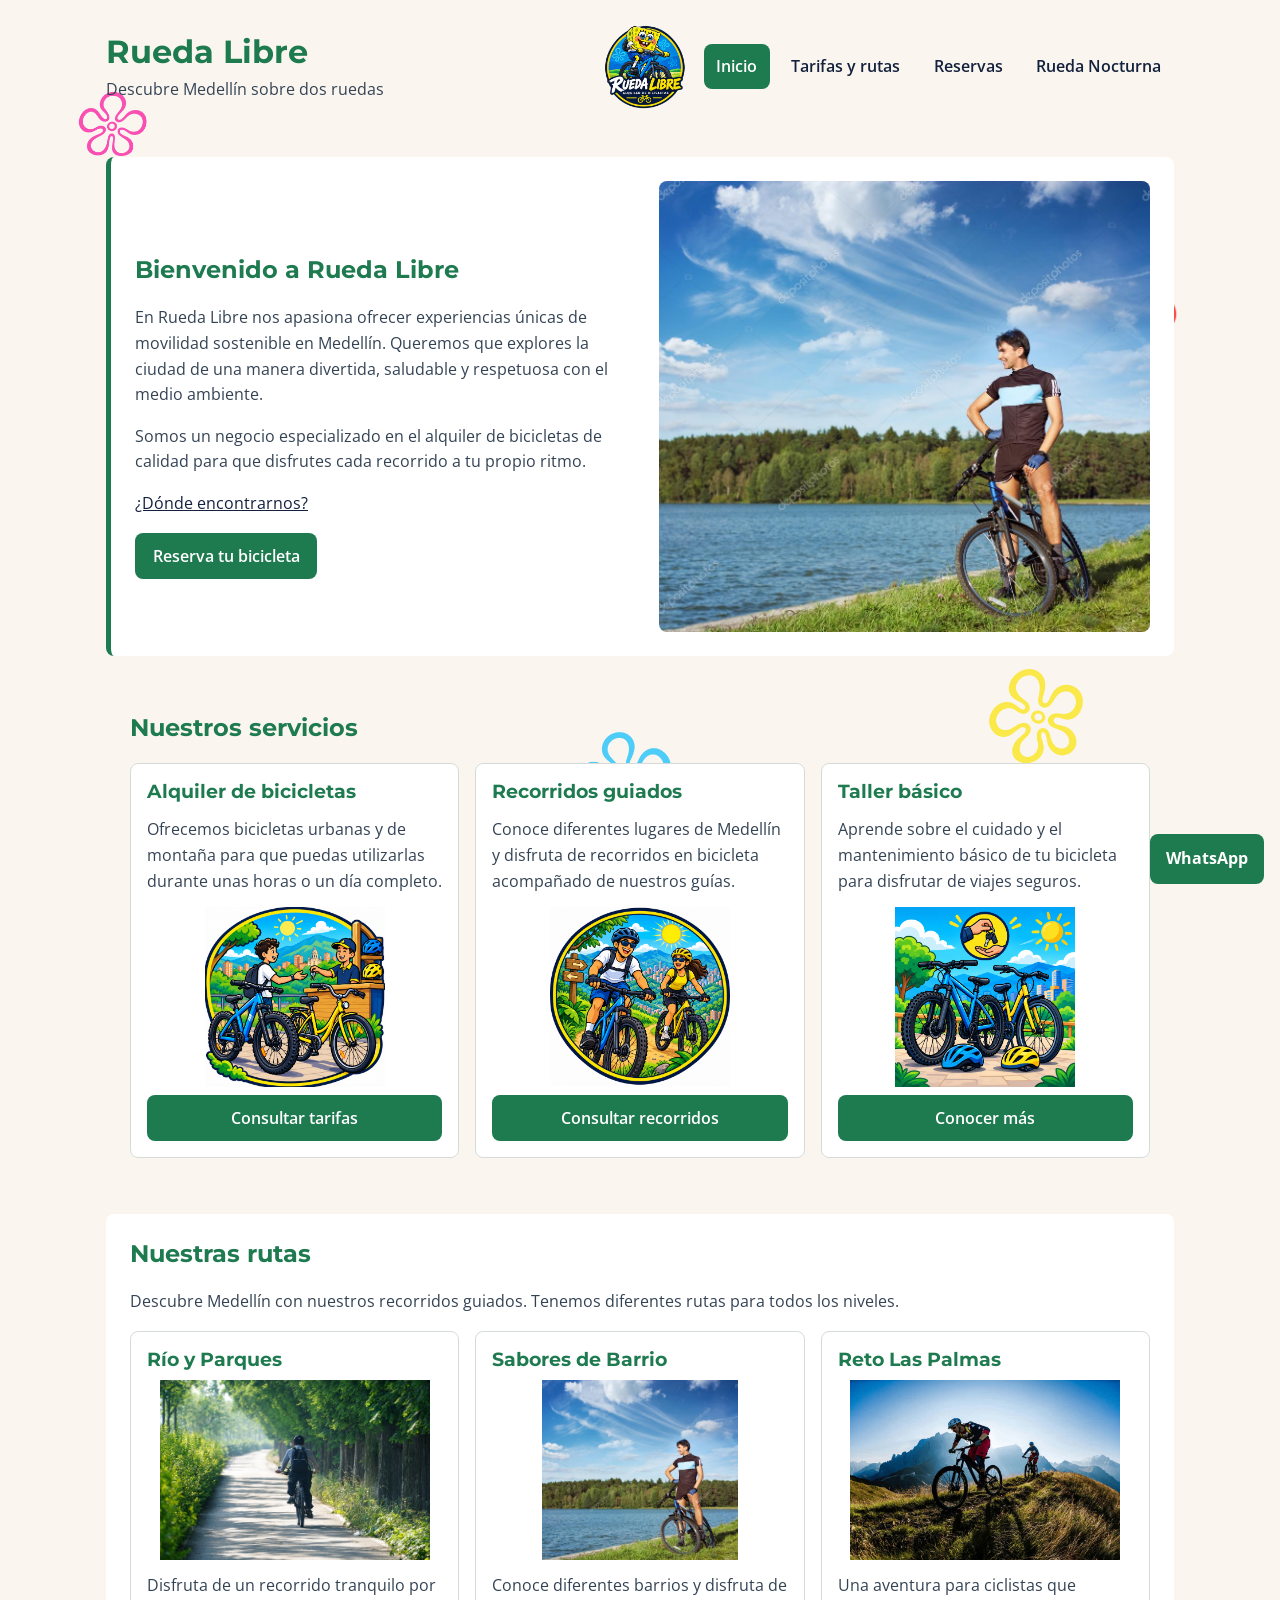
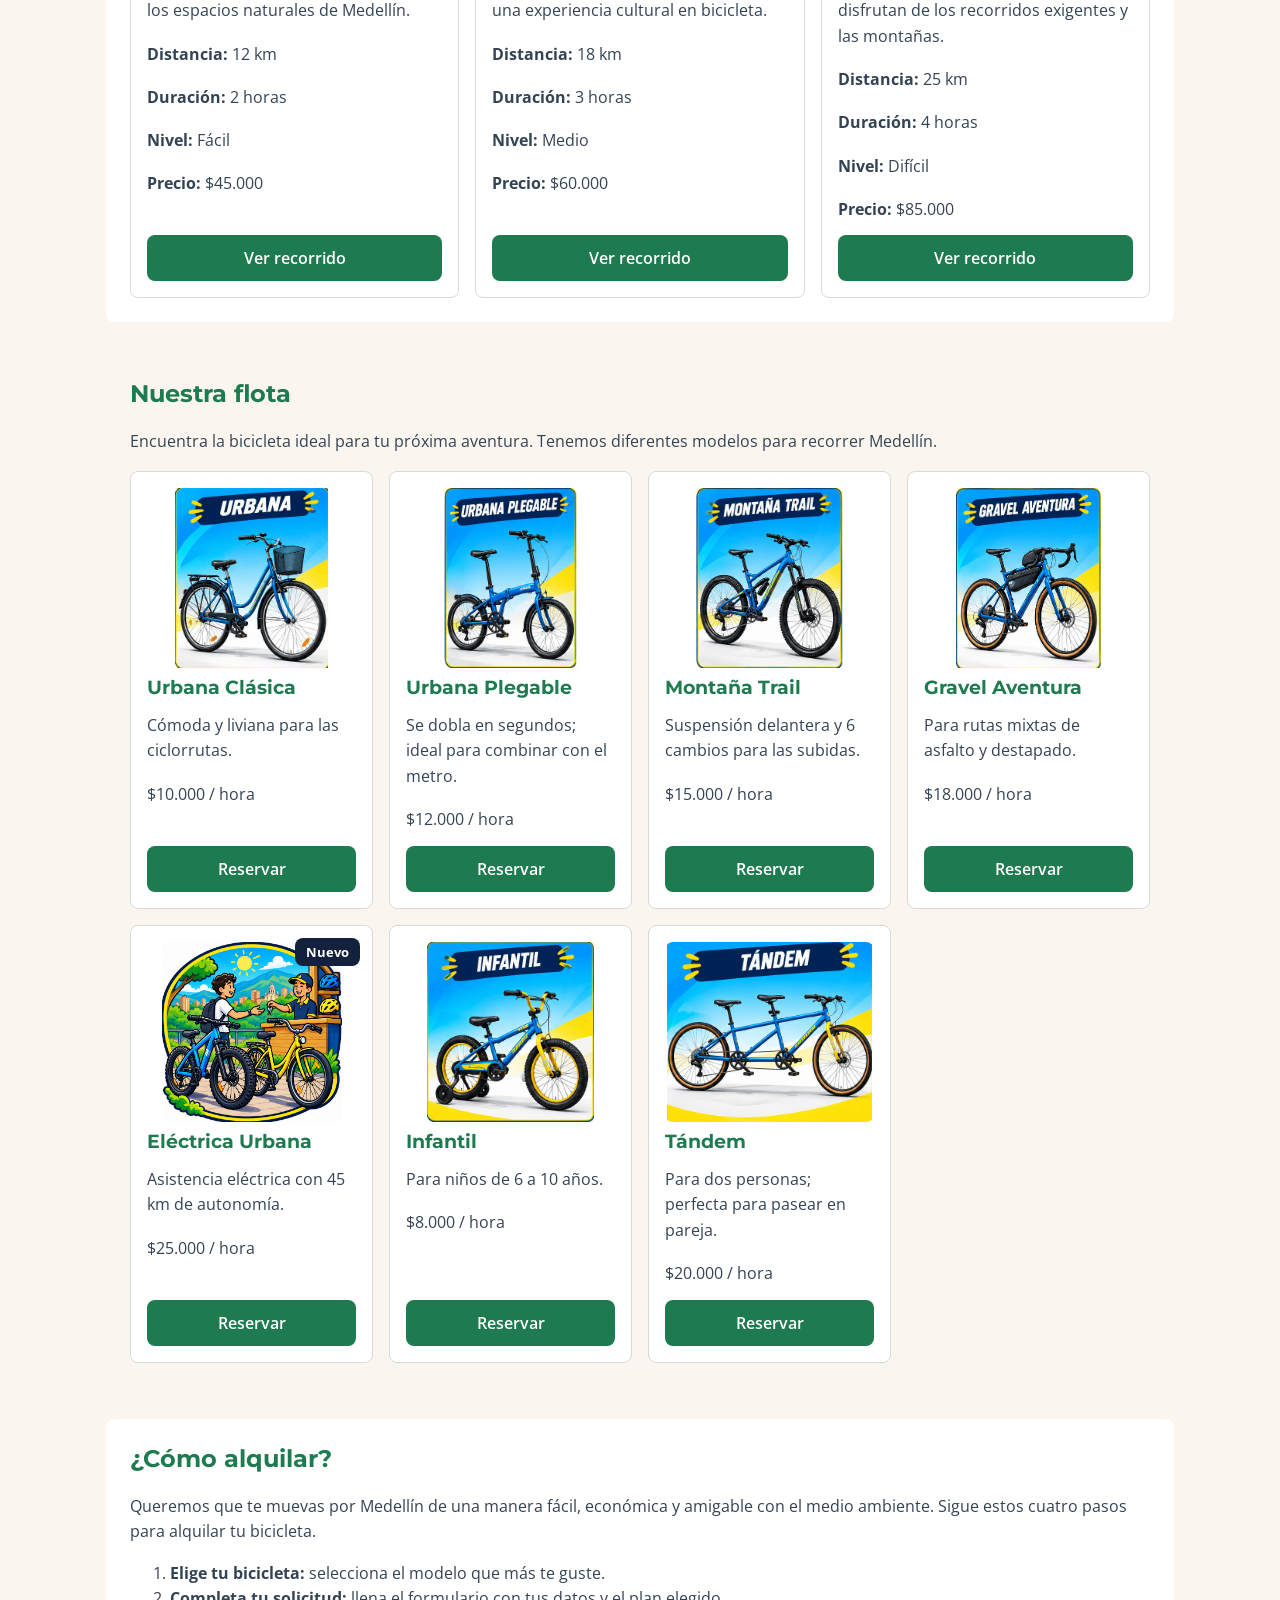
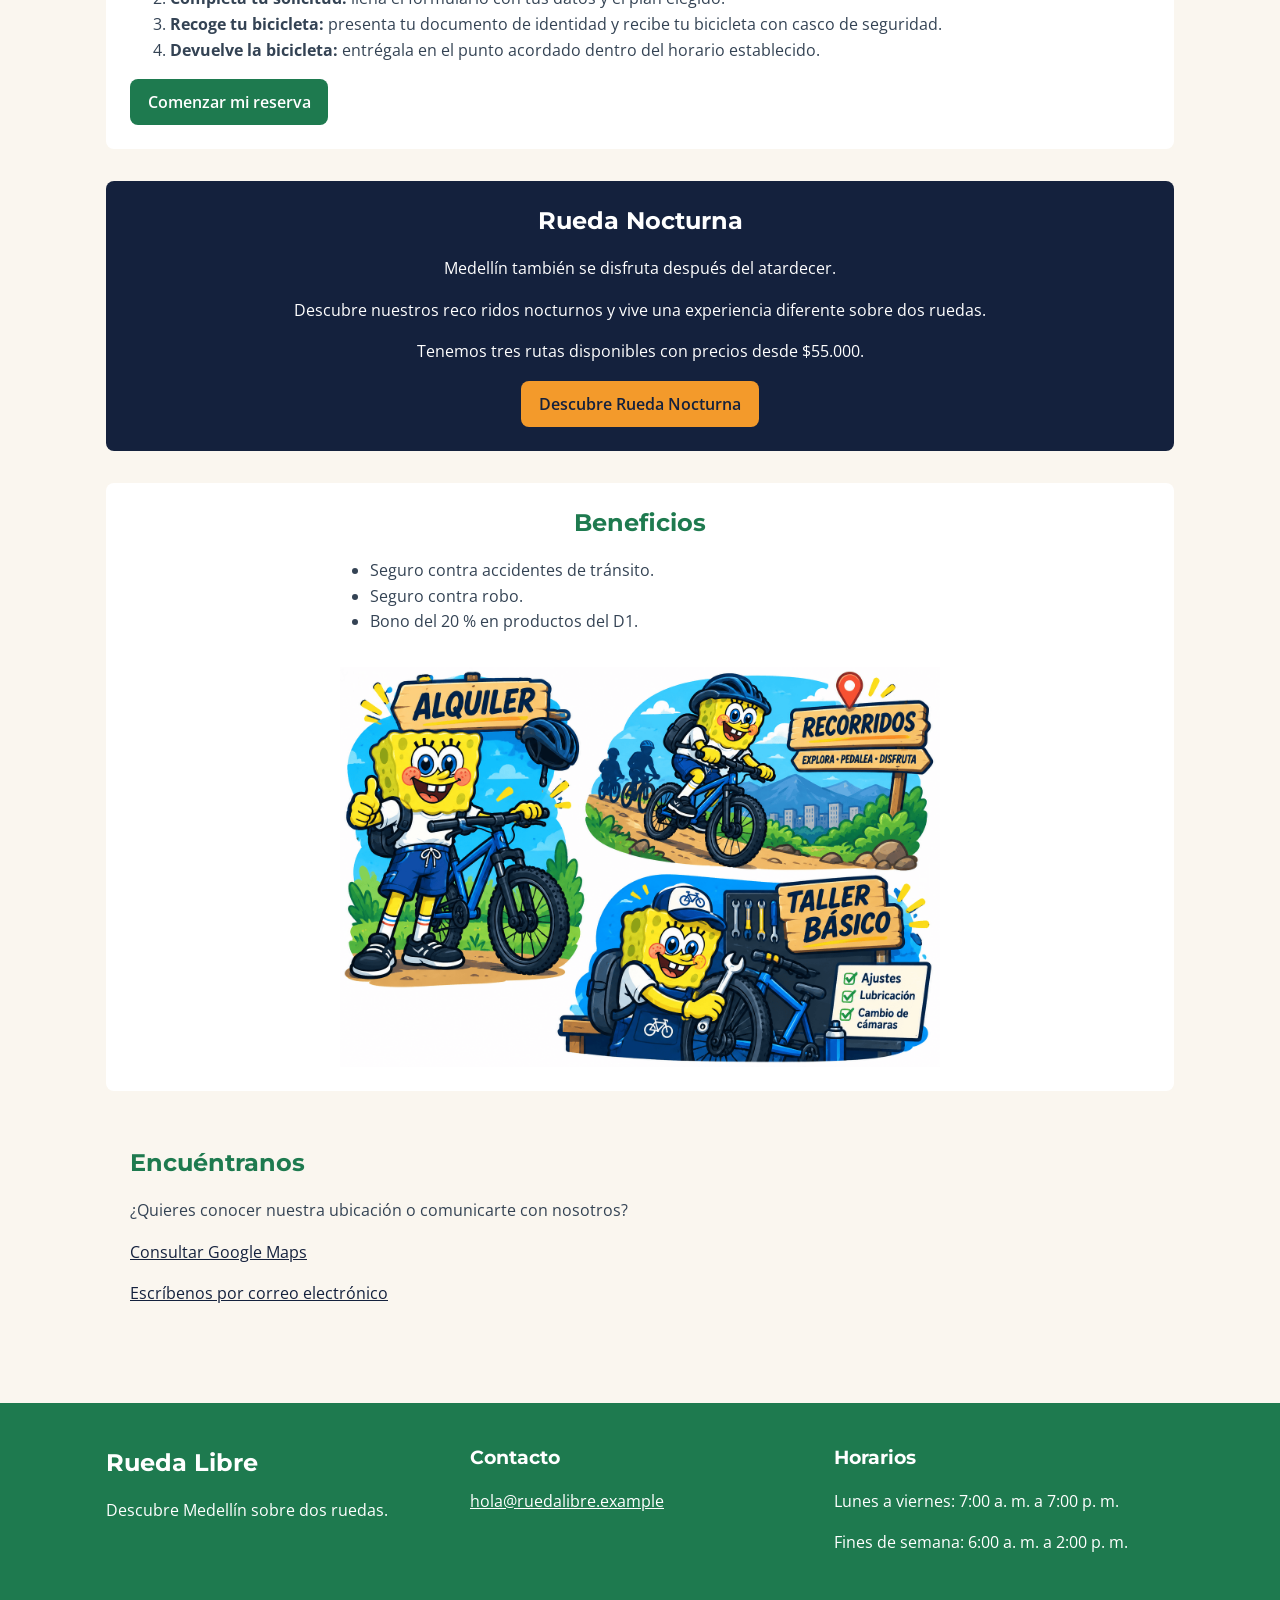
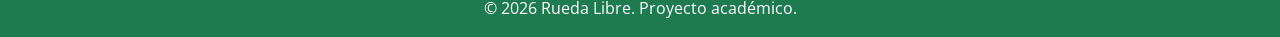
<file: index.html>
<!DOCTYPE html>
<html lang="es">

<head>
    <meta charset="UTF-8">
    <meta name="viewport" content="width=device-width, initial-scale=1.0">

    <title>Rueda Libre | Alquiler de bicicletas en Medellín</title>

    <meta name="description"
        content="Alquiler de bicicletas y recorridos guiados en Medellín con Rueda Libre.">

    <link rel="stylesheet" href="css/styles.css">

    <link rel="preconnect" href="https://fonts.googleapis.com">
    <link rel="preconnect" href="https://fonts.gstatic.com" crossorigin>
    <link
        href="https://fonts.googleapis.com/css2?family=Montserrat:wght@700&family=Open+Sans:wght@400;600&display=swap"
        rel="stylesheet">
</head>

<body>

    <div class="particles" aria-hidden="true">
        <img class="flower flower-1" src="img/decorative-flower-1.png" alt="Flor decorativa del fondo">
        <img class="flower flower-2" src="img/decorative-flower-2.png" alt="Flor decorativa del fondo">
        <img class="flower flower-3" src="img/decorative-flower-3.png" alt="Flor decorativa del fondo">
        <img class="flower flower-4" src="img/decorative-flower-4.png" alt="Flor decorativa del fondo">
        <img class="flower flower-5" src="img/decorative-flower-5.png" alt="Flor decorativa del fondo">
    </div>

    <header class="site-header">

        <div class="brand">
            <h1>Rueda Libre</h1>
            <p>Descubre Medellín sobre dos ruedas</p>
        </div>

        <img class="brand-logo"
            src="img/rueda-libre-logo.png"
            alt="Logo de Rueda Libre">

        <nav aria-label="Navegación principal">
            <ul id="main-menu">
                <li>
                    <a href="index.html" class="active" aria-current="page">
                        Inicio
                    </a>
                </li>
                <li>
                    <a href="paginas/tarifas.html">
                        Tarifas y rutas
                    </a>
                </li>
                <li>
                    <a href="paginas/reservas.html">
                        Reservas
                    </a>
                </li>
                <li>
                    <a href="nocturna/index.html">
                        Rueda Nocturna
                    </a>
                </li>
            </ul>
        </nav>

    </header>

    <main>

        <section class="hero">

            <div>
                <h2>Bienvenido a Rueda Libre</h2>

                <p>
                    En Rueda Libre nos apasiona ofrecer experiencias
                    únicas de movilidad sostenible en Medellín.
                    Queremos que explores la ciudad de una manera
                    divertida, saludable y respetuosa con el medio ambiente.
                </p>

                <p>
                    Somos un negocio especializado en el alquiler de
                    bicicletas de calidad para que disfrutes cada
                    recorrido a tu propio ritmo.
                </p>

                <p>
                    <a href="#find-us">
                        ¿Dónde encontrarnos?
                    </a>
                </p>

                <a href="paginas/reservas.html" class="button">
                    Reserva tu bicicleta
                </a>
            </div>

            <div>
                <img src="img/cycling-landscape.jpg" width="600"
                    alt="Ciclista junto a un lago durante un recorrido">
            </div>

        </section>

        <section id="services">

            <h2>Nuestros servicios</h2>

            <div class="services-grid">

                <article class="service-card">

                    <h3>Alquiler de bicicletas</h3>

                    <p>
                        Ofrecemos bicicletas urbanas y de montaña
                        para que puedas utilizarlas durante unas
                        horas o un día completo.
                    </p>

                    <img src="img/bicycle-rental.png"
                        alt="Bicicleta disponible para alquiler">

                    <a href="paginas/tarifas.html" class="button">
                        Consultar tarifas
                    </a>

                </article>

                <article class="service-card">

                    <h3>Recorridos guiados</h3>

                    <p>
                        Conoce diferentes lugares de Medellín y disfruta
                        de recorridos en bicicleta acompañado de nuestros guías.
                    </p>

                    <img src="img/guided-bike-tour.png"
                        alt="Persona disfrutando un recorrido en bicicleta">

                    <a href="paginas/tarifas.html#guided-tours" class="button">
                        Consultar recorridos
                    </a>

                </article>

                <article class="service-card">

                    <h3>Taller básico</h3>

                    <p>
                        Aprende sobre el cuidado y el mantenimiento
                        básico de tu bicicleta para disfrutar
                        de viajes seguros.
                    </p>

                    <img src="img/bike-workshop.png"
                        alt="Taller de mantenimiento de bicicletas">

                    <a href="paginas/tarifas.html" class="button">
                        Conocer más
                    </a>

                </article>

            </div>

        </section>

        <section id="routes">

            <h2>Nuestras rutas</h2>

            <p>
                Descubre Medellín con nuestros recorridos guiados.
                Tenemos diferentes rutas para todos los niveles.
            </p>

            <div class="routes-grid">

                <article class="service-card">

                    <h3>Río y Parques</h3>

                    <img src="img/greenway-route.png" width="400"
                        alt="Ciclista atravesando un camino rodeado de árboles">

                    <p>
                        Disfruta de un recorrido tranquilo por
                        los espacios naturales de Medellín.
                    </p>

                    <p><strong>Distancia:</strong> 12 km</p>
                    <p><strong>Duración:</strong> 2 horas</p>
                    <p><strong>Nivel:</strong> Fácil</p>
                    <p><strong>Precio:</strong> $45.000</p>

                    <a href="paginas/tarifas.html#guided-tours" class="button">
                        Ver recorrido
                    </a>

                </article>

                <article class="service-card">

                    <h3>Sabores de Barrio</h3>

                    <img src="img/cycling-landscape.jpg" width="400"
                        alt="Ciclista en un paisaje natural">

                    <p>
                        Conoce diferentes barrios y disfruta
                        de una experiencia cultural en bicicleta.
                    </p>

                    <p><strong>Distancia:</strong> 18 km</p>
                    <p><strong>Duración:</strong> 3 horas</p>
                    <p><strong>Nivel:</strong> Medio</p>
                    <p><strong>Precio:</strong> $60.000</p>

                    <a href="paginas/tarifas.html#guided-tours" class="button">
                        Ver recorrido
                    </a>

                </article>

                <article class="service-card">

                    <h3>Reto Las Palmas</h3>

                    <img src="img/mountain-cycling.png" width="400"
                        alt="Ciclistas pedaleando por una zona montañosa">

                    <p>
                        Una aventura para ciclistas que disfrutan
                        de los recorridos exigentes y las montañas.
                    </p>

                    <p><strong>Distancia:</strong> 25 km</p>
                    <p><strong>Duración:</strong> 4 horas</p>
                    <p><strong>Nivel:</strong> Difícil</p>
                    <p><strong>Precio:</strong> $85.000</p>

                    <a href="paginas/tarifas.html#guided-tours" class="button">
                        Ver recorrido
                    </a>

                </article>

            </div>

        </section>

        <section id="bikes">

            <h2>Nuestra flota</h2>

            <p>
                Encuentra la bicicleta ideal para tu próxima aventura.
                Tenemos diferentes modelos para recorrer Medellín.
            </p>

            <div class="fleet-grid">

                <article class="bike-card">

                    <img src="img/urban-classic-bike.png"
                        alt="Bicicleta Urbana Clásica">

                    <h3>Urbana Clásica</h3>

                    <p>
                        Cómoda y liviana para las ciclorrutas.
                    </p>

                    <p>$10.000 / hora</p>

                    <a href="paginas/reservas.html#bookings" class="button">
                        Reservar
                    </a>

                </article>

                <article class="bike-card">

                    <img src="img/urban-folding-bike.png"
                        alt="Bicicleta Urbana Plegable">

                    <h3>Urbana Plegable</h3>

                    <p>
                        Se dobla en segundos; ideal para combinar con el metro.
                    </p>

                    <p>$12.000 / hora</p>

                    <a href="paginas/reservas.html#bookings" class="button">
                        Reservar
                    </a>

                </article>

                <article class="bike-card">

                    <img src="img/mountain-trail-bike.png"
                        alt="Bicicleta Montaña Trail">

                    <h3>Montaña Trail</h3>

                    <p>
                        Suspensión delantera y 6 cambios para las subidas.
                    </p>

                    <p>$15.000 / hora</p>

                    <a href="paginas/reservas.html#bookings" class="button">
                        Reservar
                    </a>

                </article>

                <article class="bike-card">

                    <img src="img/gravel-adventure-bike.png"
                        alt="Bicicleta Gravel Aventura">

                    <h3>Gravel Aventura</h3>

                    <p>
                        Para rutas mixtas de asfalto y destapado.
                    </p>

                    <p>$18.000 / hora</p>

                    <a href="paginas/reservas.html#bookings" class="button">
                        Reservar
                    </a>

                </article>

                <article class="bike-card">

                    <img src="img/bicycle-rental.png"
                        alt="Ilustración genérica de Rueda Libre; foto de la eléctrica pendiente">

                    <span class="new-badge">Nuevo</span>

                    <h3>Eléctrica Urbana</h3>

                    <p>
                        Asistencia eléctrica con 45 km de autonomía.
                    </p>

                    <p>$25.000 / hora</p>

                    <a href="paginas/reservas.html#bookings" class="button">
                        Reservar
                    </a>

                </article>

                <article class="bike-card">

                    <img src="img/kids-bike.png"
                        alt="Bicicleta infantil">

                    <h3>Infantil</h3>

                    <p>
                        Para niños de 6 a 10 años.
                    </p>

                    <p>$8.000 / hora</p>

                    <a href="paginas/reservas.html#bookings" class="button">
                        Reservar
                    </a>

                </article>

                <article class="bike-card">

                    <img src="img/tandem-bike.png"
                        alt="Bicicleta Tándem para dos personas">

                    <h3>Tándem</h3>

                    <p>
                        Para dos personas; perfecta para pasear en pareja.
                    </p>

                    <p>$20.000 / hora</p>

                    <a href="paginas/reservas.html#bookings" class="button">
                        Reservar
                    </a>

                </article>

            </div>

        </section>

        <section id="how-to-rent">

            <h2>¿Cómo alquilar?</h2>

            <p>
                Queremos que te muevas por Medellín de una manera fácil,
                económica y amigable con el medio ambiente.
                Sigue estos cuatro pasos para alquilar tu bicicleta.
            </p>

            <ol>
                <li>
                    <strong>Elige tu bicicleta:</strong>
                    selecciona el modelo que más te guste.
                </li>

                <li>
                    <strong>Completa tu solicitud:</strong>
                    llena el formulario con tus datos y el plan elegido.
                </li>

                <li>
                    <strong>Recoge tu bicicleta:</strong>
                    presenta tu documento de identidad y recibe
                    tu bicicleta con casco de seguridad.
                </li>

                <li>
                    <strong>Devuelve la bicicleta:</strong>
                    entrégala en el punto acordado dentro
                    del horario establecido.
                </li>
            </ol>

            <a href="paginas/reservas.html" class="button">
                Comenzar mi reserva
            </a>

        </section>

        <section id="night-ride">

            <h2>Rueda Nocturna</h2>

            <p>
                Medellín también se disfruta después del atardecer.
            </p>

            <p>
                Descubre nuestros reco ridos nocturnos y vive
                una experiencia diferente sobre dos ruedas.
            </p>

            <p>
                Tenemos tres rutas disponibles con precios
                desde $55.000.
            </p>

            <a href="nocturna/index.html" class="button">
                Descubre Rueda Nocturna
            </a>

        </section>

        <section id="benefits" class="benefits-section">

            <h2>Beneficios</h2>

            <ul>
                <li>Seguro contra accidentes de tránsito.</li>
                <li>Seguro contra robo.</li>
                <li>Bono del 20 % en productos del D1.</li>
            </ul>

            <img class="benefits-image"
                src="img/cycling-benefits.png"
                alt="Beneficios de utilizar los servicios de Rueda Libre">

        </section>

        <section id="find-us">

            <h2>Encuéntranos</h2>

            <p>
                ¿Quieres conocer nuestra ubicación
                o comunicarte con nosotros?
            </p>

            <p>
                <a href="https://www.google.com/maps"
                    target="_blank"
                    rel="noopener noreferrer">
                    Consultar Google Maps
                </a>
            </p>

            <p>
                <a href="mailto:hola@ruedalibre.example">
                    Escríbenos por correo electrónico
                </a>
            </p>

        </section>

    </main>

    <footer>

        <div class="footer-container">

            <div>
                <h2>Rueda Libre</h2>
                <p>Descubre Medellín sobre dos ruedas.</p>
            </div>

            <div>
                <h3>Contacto</h3>
                <p>
                    <a href="mailto:hola@ruedalibre.example">
                        hola@ruedalibre.example
                    </a>
                </p>
            </div>

            <div>
                <h3>Horarios</h3>
                <p>Lunes a viernes: 7:00 a. m. a 7:00 p. m.</p>
                <p>Fines de semana: 6:00 a. m. a 2:00 p. m.</p>
            </div>

        </div>

        <p class="copyright">
            &copy; 2026 Rueda Libre. Proyecto académico.
        </p>

    </footer>

    <a class="whatsapp"
        href="https://wa.me/?text=Conoce%20Rueda%20Libre%3A%20alquiler%20de%20bicicletas%20y%20recorridos%20por%20Medell%C3%ADn."
        target="_blank"
        rel="noopener noreferrer"
        aria-label="Compartir Rueda Libre por WhatsApp">
         WhatsApp
    </a>

</body>

</html>
</file>
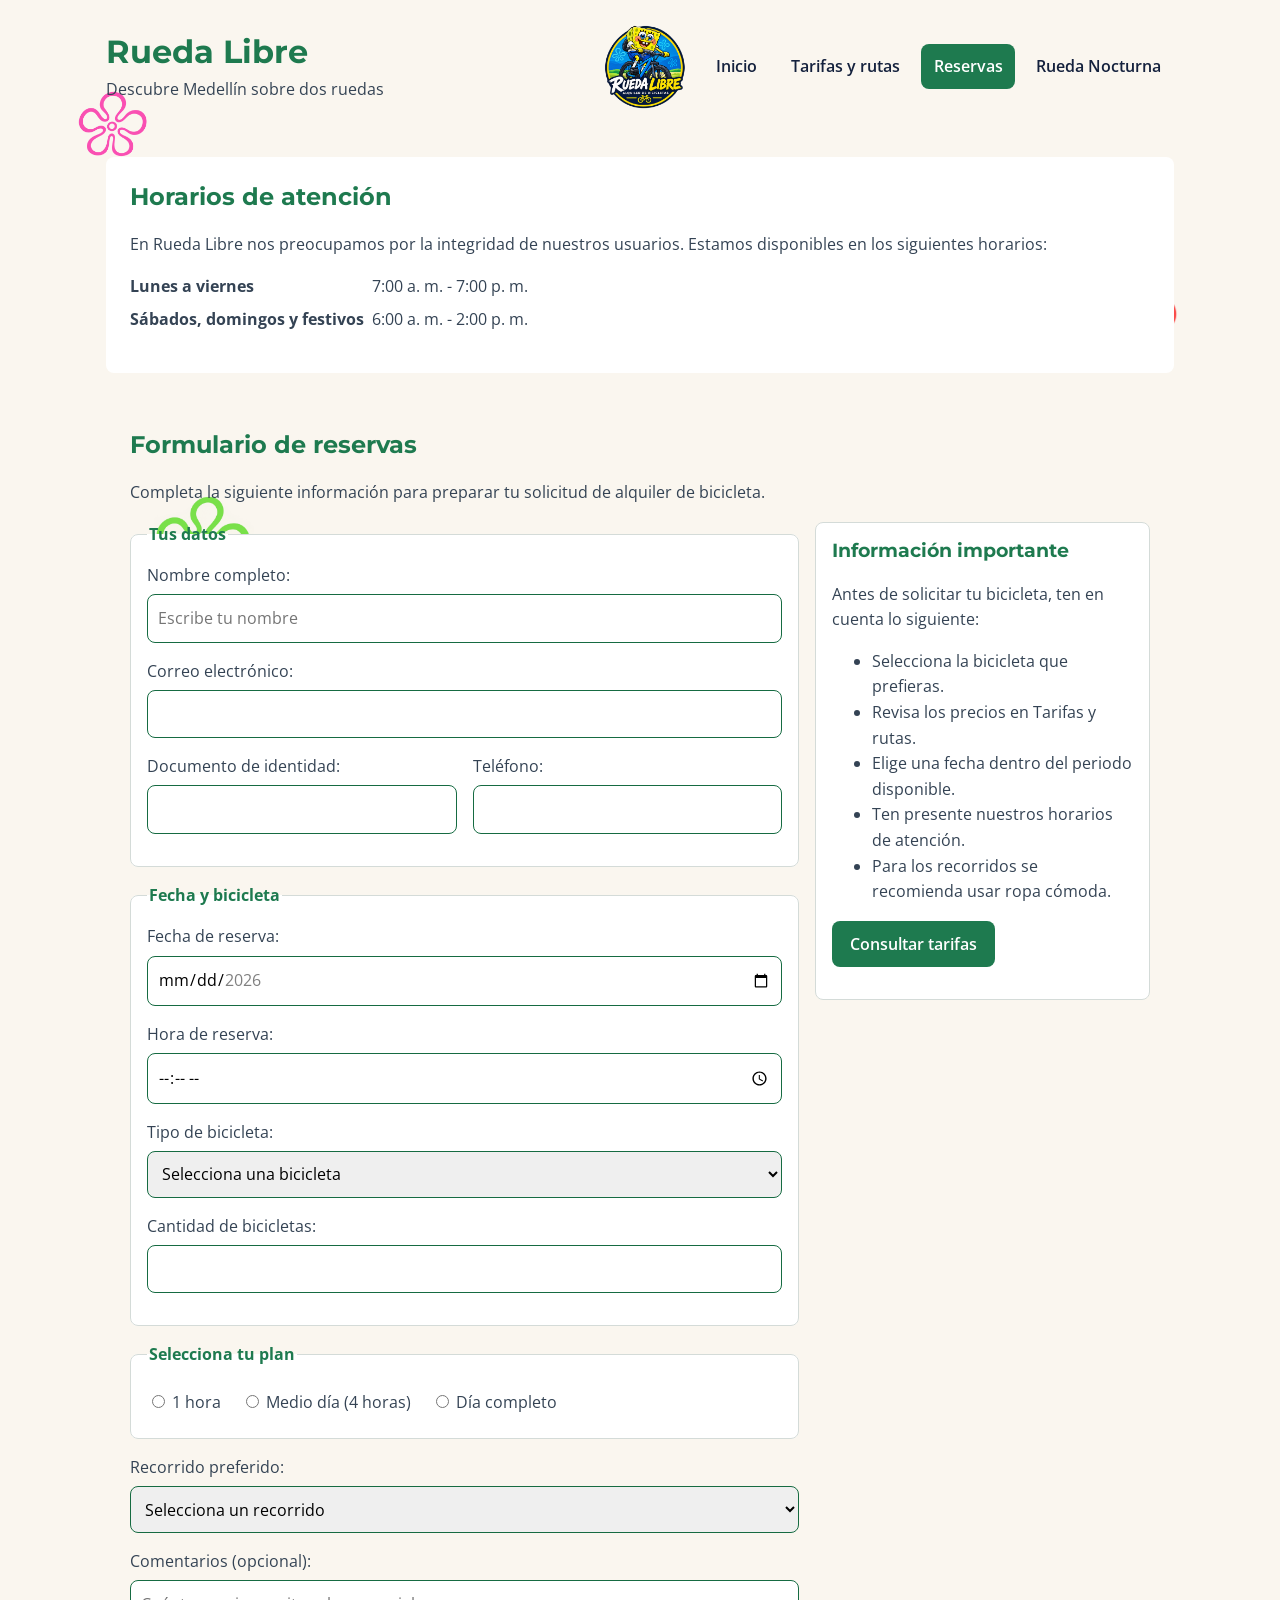
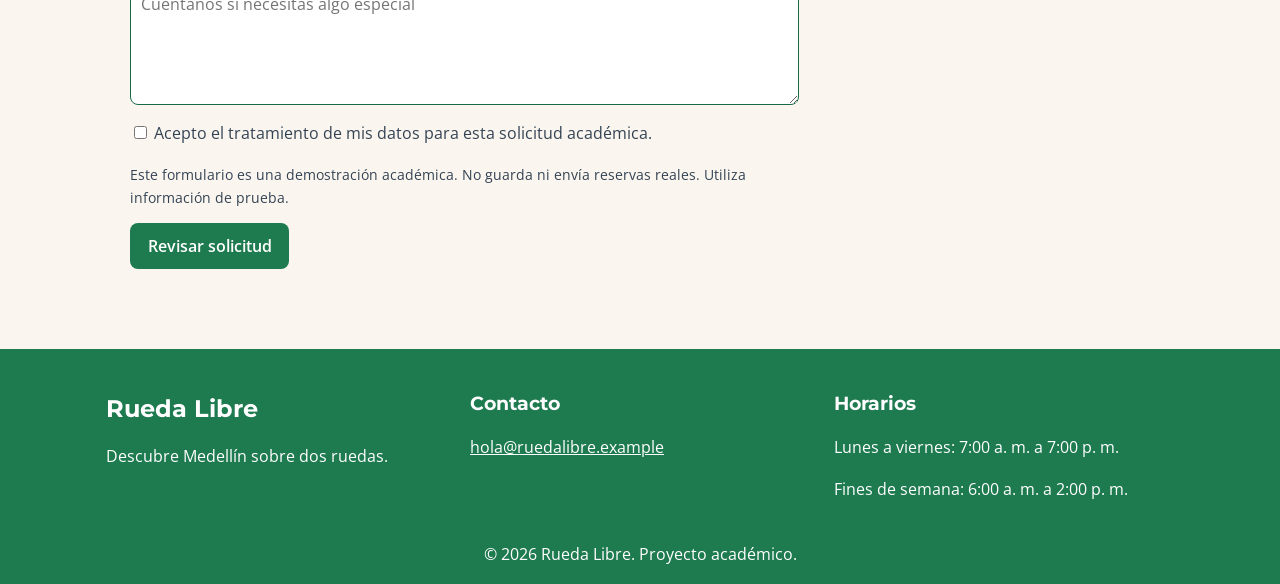
<file: paginas/reservas.html>
<!DOCTYPE html>
<html lang="es">

<head>
    <meta charset="UTF-8">
    <meta name="viewport" content="width=device-width, initial-scale=1.0">
    <meta name="description" content="Reserva tu bicicleta con Rueda Libre en Medellín.">

    <title>Reservas | Rueda Libre</title>

    <link rel="stylesheet" href="../css/styles.css">

    <link rel="preconnect" href="https://fonts.googleapis.com">
    <link rel="preconnect" href="https://fonts.gstatic.com" crossorigin>
    <link
        href="https://fonts.googleapis.com/css2?family=Montserrat:wght@700&family=Open+Sans:wght@400;600&display=swap"
        rel="stylesheet">
</head>

<body>



    <div class="particles" aria-hidden="true">
        <img class="flower flower-1" src="../img/decorative-flower-1.png" alt="Flor decorativa del fondo">
        <img class="flower flower-2" src="../img/decorative-flower-2.png" alt="Flor decorativa del fondo">
        <img class="flower flower-3" src="../img/decorative-flower-3.png" alt="Flor decorativa del fondo">
        <img class="flower flower-4" src="../img/decorative-flower-4.png" alt="Flor decorativa del fondo">
        <img class="flower flower-5" src="../img/decorative-flower-5.png" alt="Flor decorativa del fondo">
    </div>

    

    <header class="site-header">

        <div class="brand">
            <h1>Rueda Libre</h1>
            <p>Descubre Medellín sobre dos ruedas</p>
        </div>

        <img class="brand-logo"
            src="../img/rueda-libre-logo.png"
            alt="Logo de Rueda Libre">

        <nav aria-label="Navegación principal">
            <ul id="main-menu">
                <li>
                    <a href="../index.html">
                        Inicio
                    </a>
                </li>
                <li>
                    <a href="tarifas.html">
                        Tarifas y rutas
                    </a>
                </li>
                <li>
                    <a href="reservas.html" class="active" aria-current="page">
                        Reservas
                    </a>
                </li>
                <li>
                    <a href="../nocturna/index.html">
                        Rueda Nocturna
                    </a>
                </li>
            </ul>
        </nav>

    </header>

    <main>

       

        <section id="opening-hours">

            <h2>Horarios de atención</h2>

            <p>
                En Rueda Libre nos preocupamos por la integridad
                de nuestros usuarios. Estamos disponibles en
                los siguientes horarios:
            </p>

            <dl>
                <dt>Lunes a viernes</dt>
                <dd>7:00 a. m. - 7:00 p. m.</dd>

                <dt>Sábados, domingos y festivos</dt>
                <dd>6:00 a. m. - 2:00 p. m.</dd>
            </dl>

        </section>

        <!-- RESERVAS -->

        <section id="bookings">

            <h2>Formulario de reservas</h2>

            <p>
                Completa la siguiente información para preparar
                tu solicitud de alquiler de bicicleta.
            </p>

            <div class="booking-layout">

              

                <form action="#reservas" method="post"
                    onsubmit="event.preventDefault(); alert('Demostración académica: no se envió ninguna reserva.');">

                    <fieldset>

                        <legend>Tus datos</legend>

                        <div class="form-field">
                            <label for="full-name">Nombre completo:</label>
                            <input type="text"
                                id="full-name"
                                name="full-name"
                                placeholder="Escribe tu nombre"
                                autocomplete="name"
                                minlength="3"
                                required>
                        </div>

                        <div class="form-field">
                            <label for="email">Correo electrónico:</label>
                            <input type="email"
                                id="email"
                                name="email"
                                autocomplete="email"
                                required>
                        </div>

                        <!-- Dos campos relacionados en la misma fila -->
                        <div class="form-row">
                            <div class="form-field">
                                <label for="document-number">Documento de identidad:</label>
                                <input type="text"
                                    id="document-number"
                                    name="document-number"
                                    pattern="[0-9]{6,10}"
                                    title="Ingresa entre 6 y 10 dígitos"
                                    inputmode="numeric"
                                    required>
                            </div>

                            <div class="form-field">
                                <label for="phone">Teléfono:</label>
                                <input type="tel"
                                    id="phone"
                                    name="phone"
                                    pattern="3[0-9]{9}"
                                    title="Ingresa 10 dígitos y comienza por 3"
                                    inputmode="numeric"
                                    autocomplete="tel"
                                    required>
                            </div>
                        </div>

                    </fieldset>

                    <fieldset>

                        <legend>Fecha y bicicleta</legend>

                        <div class="form-field">
                            <label for="booking-date">Fecha de reserva:</label>
                            <input type="date"
                                id="booking-date"
                                name="booking-date"
                                min="2026-11-01"
                                max="2026-12-31"
                                required>
                        </div>

                        <div class="form-field">
                            <label for="booking-time">Hora de reserva:</label>
                            <input type="time"
                                id="booking-time"
                                name="booking-time"
                                required>
                        </div>

                        <div class="form-field">
                            <label for="bike-type">Tipo de bicicleta:</label>

                            <select id="bike-type" name="bike-type" required>
                                <option value="">Selecciona una bicicleta</option>
                                <option value="urbana-clasica">Urbana Clásica</option>
                                <option value="urbana-plegable">Urbana Plegable</option>
                                <option value="montana-trail">Montaña Trail</option>
                                <option value="gravel-aventura">Gravel Aventura</option>
                                <option value="electrica-urbana">Eléctrica Urbana</option>
                                <option value="infantil">Infantil</option>
                                <option value="tandem">Tándem</option>
                            </select>
                        </div>

                        <div class="form-field">
                            <label for="bike-count">Cantidad de bicicletas:</label>
                            <input type="number"
                                id="bike-count"
                                name="bike-count"
                                min="1"
                                max="6"
                                required>
                        </div>

                    </fieldset>

                    <fieldset>

                        <legend>Selecciona tu plan</legend>

                        <label>
                            <input type="radio"
                                name="rental-plan"
                                value="1 hora"
                                required>
                            1 hora
                        </label>

                        <label>
                            <input type="radio"
                                name="rental-plan"
                                value="medio dia">
                            Medio día (4 horas)
                        </label>

                        <label>
                            <input type="radio"
                                name="rental-plan"
                                value="dia completo">
                            Día completo
                        </label>

                    </fieldset>

                    <div class="form-field">

                        <label for="preferred-route">Recorrido preferido:</label>

                        <select id="preferred-route" name="preferred-route" required>
                            <option value="">Selecciona un recorrido</option>
                            <option value="ninguno">Ninguno (solo alquiler)</option>
                            <option value="ruta-1">Río y Parques</option>
                            <option value="ruta-2">Sabores de Barrio</option>
                            <option value="ruta-3">Reto Las Palmas</option>
                        </select>

                    </div>

                    <div class="form-field">

                        <label for="comments">Comentarios (opcional):</label>

                        <textarea id="comments"
                            name="comments" maxlength="300"
                            rows="4"
                            placeholder="Cuéntanos si necesitas algo especial"></textarea>

                    </div>

                    <label class="acceptance">
                        <input type="checkbox" name="terms-accepted" required>
                        Acepto el tratamiento de mis datos para esta solicitud académica.
                    </label>

                    <p class="note">
                        Este formulario es una demostración académica.
                        No guarda ni envía reservas reales.
                        Utiliza información de prueba.
                    </p>

                    <button type="submit" class="button">
                        Revisar solicitud
                    </button>

                </form>
                

                <aside>

                    <h3>Información importante</h3>

                    <p>
                        Antes de solicitar tu bicicleta,
                        ten en cuenta lo siguiente:
                    </p>

                    <ul>
                        <li>Selecciona la bicicleta que prefieras.</li>
                        <li>Revisa los precios en Tarifas y rutas.</li>
                        <li>Elige una fecha dentro del periodo disponible.</li>
                        <li>Ten presente nuestros horarios de atención.</li>
                        <li>Para los recorridos se recomienda usar ropa cómoda.</li>
                    </ul>

                    <p>
                        <a href="tarifas.html" class="button">
                            Consultar tarifas
                        </a>
                    </p>

                </aside>

            </div>

        </section>

    </main>



    <footer>

        <div class="footer-container">

            <div>
                <h2>Rueda Libre</h2>
                <p>Descubre Medellín sobre dos ruedas.</p>
            </div>

            <div>
                <h3>Contacto</h3>
                <p>
                    <a href="mailto:hola@ruedalibre.example">
                        hola@ruedalibre.example
                    </a>
                </p>
            </div>

            <div>
                <h3>Horarios</h3>
                <p>Lunes a viernes: 7:00 a. m. a 7:00 p. m.</p>
                <p>Fines de semana: 6:00 a. m. a 2:00 p. m.</p>
            </div>

        </div>

        <p class="copyright">
            &copy; 2026 Rueda Libre. Proyecto académico.
        </p>

    </footer>

</body>

</html>
</file>
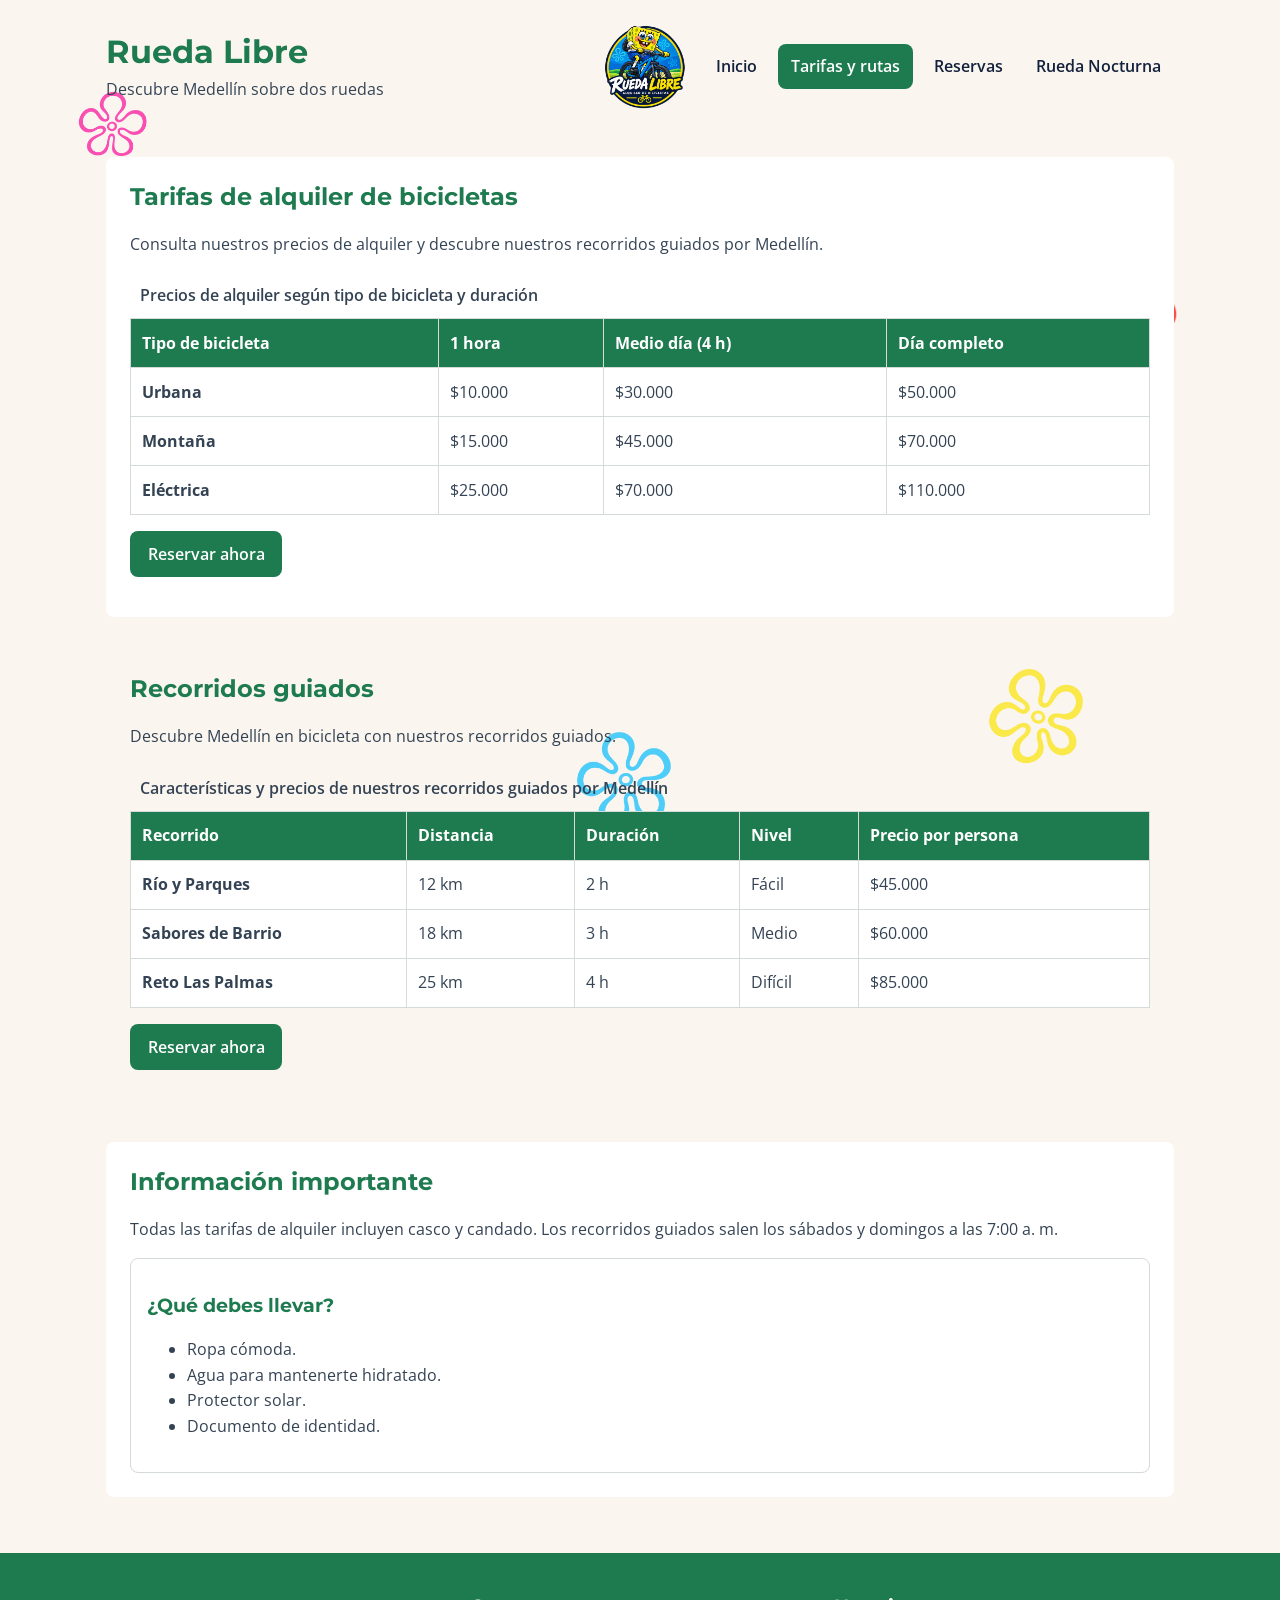
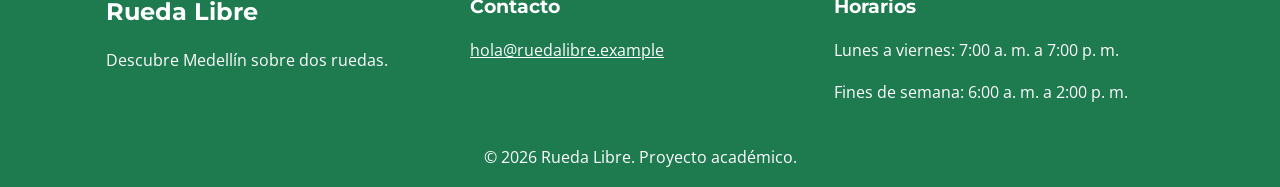
<file: paginas/tarifas.html>
<!DOCTYPE html>
<html lang="es">

<head>
    <meta charset="UTF-8">
    <meta name="viewport" content="width=device-width, initial-scale=1.0">

    <meta name="description"
        content="Consulta las tarifas de alquiler de bicicletas y los precios de los recorridos guiados de Rueda Libre en Medellín.">

    <title>Tarifas y recorridos | Rueda Libre</title>

    <link rel="stylesheet" href="../css/styles.css">

    <link rel="preconnect" href="https://fonts.googleapis.com">
    <link rel="preconnect" href="https://fonts.gstatic.com" crossorigin>
    <link
        href="https://fonts.googleapis.com/css2?family=Montserrat:wght@700&family=Open+Sans:wght@400;600&display=swap"
        rel="stylesheet">
</head>

<body>



    <div class="particles" aria-hidden="true">
        <img class="flower flower-1" src="../img/decorative-flower-1.png" alt="Flor decorativa del fondo">
        <img class="flower flower-2" src="../img/decorative-flower-2.png" alt="Flor decorativa del fondo">
        <img class="flower flower-3" src="../img/decorative-flower-3.png" alt="Flor decorativa del fondo">
        <img class="flower flower-4" src="../img/decorative-flower-4.png" alt="Flor decorativa del fondo">
        <img class="flower flower-5" src="../img/decorative-flower-5.png" alt="Flor decorativa del fondo">
    </div>

  

    <header class="site-header">

        <div class="brand">
            <h1>Rueda Libre</h1>
            <p>Descubre Medellín sobre dos ruedas</p>
        </div>

        <img class="brand-logo"
            src="../img/rueda-libre-logo.png"
            alt="Logo de Rueda Libre">

        <nav aria-label="Navegación principal">
            <ul id="main-menu">
                <li>
                    <a href="../index.html">
                        Inicio
                    </a>
                </li>

                <li>
                    <a href="tarifas.html" class="active" aria-current="page">
                        Tarifas y rutas
                    </a>
                </li>

                <li>
                    <a href="reservas.html">
                        Reservas
                    </a>
                </li>

                <li>
                    <a href="../nocturna/index.html">
                        Rueda Nocturna
                    </a>
                </li>
            </ul>
        </nav>

    </header>

    <main>

       

        <section id="rental-prices">

            <h2>Tarifas de alquiler de bicicletas</h2>

            <p>
                Consulta nuestros precios de alquiler y descubre
                nuestros recorridos guiados por Medellín.
            </p>

            <div class="table-container">

                <table>

                    <caption>
                        Precios de alquiler según tipo de bicicleta y duración
                    </caption>

                    <thead>
                        <tr>
                            <th scope="col">Tipo de bicicleta</th>
                            <th scope="col">1 hora</th>
                            <th scope="col">Medio día (4 h)</th>
                            <th scope="col">Día completo</th>
                        </tr>
                    </thead>

                    <tbody>
                        <tr>
                            <th scope="row">Urbana</th>
                            <td>$10.000</td>
                            <td>$30.000</td>
                            <td>$50.000</td>
                        </tr>

                        <tr>
                            <th scope="row">Montaña</th>
                            <td>$15.000</td>
                            <td>$45.000</td>
                            <td>$70.000</td>
                        </tr>

                        <tr>
                            <th scope="row">Eléctrica</th>
                            <td>$25.000</td>
                            <td>$70.000</td>
                            <td>$110.000</td>
                        </tr>
                    </tbody>

                </table>

            </div>

            <p>
                <a href="reservas.html" class="button">
                    Reservar ahora
                </a>
            </p>

        </section>

        

        <section id="guided-tours">

            <h2>Recorridos guiados</h2>

            <p>
                Descubre Medellín en bicicleta con nuestros
                recorridos guiados.
            </p>

            <div class="table-container">

                <table>

                    <caption>
                        Características y precios de nuestros recorridos guiados por Medellín
                    </caption>

                    <thead>
                        <tr>
                            <th scope="col">Recorrido</th>
                            <th scope="col">Distancia</th>
                            <th scope="col">Duración</th>
                            <th scope="col">Nivel</th>
                            <th scope="col">Precio por persona</th>
                        </tr>
                    </thead>

                    <tbody>
                        <tr>
                            <th scope="row">Río y Parques</th>
                            <td>12 km</td>
                            <td>2 h</td>
                            <td>Fácil</td>
                            <td>$45.000</td>
                        </tr>

                        <tr>
                            <th scope="row">Sabores de Barrio</th>
                            <td>18 km</td>
                            <td>3 h</td>
                            <td>Medio</td>
                            <td>$60.000</td>
                        </tr>

                        <tr>
                            <th scope="row">Reto Las Palmas</th>
                            <td>25 km</td>
                            <td>4 h</td>
                            <td>Difícil</td>
                            <td>$85.000</td>
                        </tr>
                    </tbody>

                </table>

            </div>

            <p>
                <a href="reservas.html" class="button">
                    Reservar ahora
                </a>
            </p>

        </section>

        

        <section id="information">

            <h2>Información importante</h2>

            <p>
                Todas las tarifas de alquiler incluyen casco y candado.
                Los recorridos guiados salen los sábados y domingos
                a las 7:00 a. m.
            </p>

            <aside>

                <h3>¿Qué debes llevar?</h3>

                <ul>
                    <li>Ropa cómoda.</li>
                    <li>Agua para mantenerte hidratado.</li>
                    <li>Protector solar.</li>
                    <li>Documento de identidad.</li>
                </ul>

            </aside>

        </section>

    </main>

  

    <footer>

        <div class="footer-container">

            <div>
                <h2>Rueda Libre</h2>
                <p>Descubre Medellín sobre dos ruedas.</p>
            </div>

            <div>
                <h3>Contacto</h3>
                <p>
                    <a href="mailto:hola@ruedalibre.example">
                        hola@ruedalibre.example
                    </a>
                </p>
            </div>

            <div>
                <h3>Horarios</h3>
                <p>Lunes a viernes: 7:00 a. m. a 7:00 p. m.</p>
                <p>Fines de semana: 6:00 a. m. a 2:00 p. m.</p>
            </div>

        </div>

        <p class="copyright">
            &copy; 2026 Rueda Libre. Proyecto académico.
        </p>

    </footer>

</body>

</html>
</file>
<file: css/styles.css>
/* 1. Variables que reutilizamos en Rueda Libre */
:root {
    --route-green: #1e7a4f;
    --dark-green: #166b42;
    --pedal-orange: #f39a2b;
    --night-blue: #14213d;
    --cream: #faf6ef;
    --white: #fff;
    --text-color: #344354;
    --border-color: #d4dbd8;
    --spacing: 1rem;
    --radius: 8px;
    --content-width: 1100px;
    --body-font: "Open Sans", sans-serif;
    --heading-font: "Montserrat", sans-serif;
}

/* 2. Estilos generales: empezamos por el celular */
* { box-sizing: border-box; }
html { scroll-behavior: smooth; }
body {
    margin: 0;
    background: var(--cream);
    color: var(--text-color);
    font: 400 1rem/1.6 var(--body-font);
}
h1, h2, h3 {
    color: var(--route-green);
    font-family: var(--heading-font);
    line-height: 1.3;
}
img { max-width: 100%; height: auto; }
a { color: var(--night-blue); }
a:hover { text-decoration: underline; }
a:focus-visible, button:focus-visible, input:focus-visible,
select:focus-visible, textarea:focus-visible {
    outline: 3px solid var(--pedal-orange);
    outline-offset: 2px;
}

/* 3. Encabezado y navegación */
.site-header, main, .footer-container {
    max-width: var(--content-width);
    margin: auto;
    padding: 1.5rem var(--spacing);
}
.site-header {
    display: flex;
    flex-direction: column;
    align-items: center;
    gap: var(--spacing);
    text-align: center;
}
.brand h1 { margin: 0; }
.brand p { margin: .25rem 0 0; }
.brand-logo { width: 85px; height: 85px; object-fit: contain; }
nav ul {
    display: flex;
    flex-wrap: wrap;
    justify-content: center;
    gap: .5rem;
    list-style: none;
    margin: 0;
    padding: 0;
}
nav a {
    display: inline-block;
    padding: .6rem .8rem;
    border-radius: var(--radius);
    font-weight: 600;
    text-decoration: none;
}
nav a:hover, nav a.active, nav a[aria-current="page"] {
    background: var(--route-green);
    color: var(--white);
    text-decoration: none;
}

/* 4. Secciones y portada */
main > section {
    margin-bottom: 2rem;
    padding: 1.5rem;
    border-radius: var(--radius);
}
main > section:nth-of-type(odd) { background: var(--white); }
section > h2 { margin-top: 0; }
.hero { display: grid; gap: 2rem; align-items: center; }
main > .hero {
    background: #eaf5ed;
    border-left: 5px solid var(--route-green);
}
.hero img { display: block; width: 100%; border-radius: var(--radius); }

/* 5. Botones y tarjetas reutilizables */
.button, button[type="submit"] {
    display: inline-block;
    padding: .75rem 1.1rem;
    border: 0;
    border-radius: var(--radius);
    background: var(--route-green);
    color: var(--white);
    font: 600 1rem var(--body-font);
    text-align: center;
    text-decoration: none;
    cursor: pointer;
}
.button:hover, button[type="submit"]:hover {
    background: var(--dark-green);
    color: var(--white);
    text-decoration: none;
}
.services-grid, .routes-grid, .fleet-grid {
    display: grid;
    grid-template-columns: 1fr;
    gap: var(--spacing);
}
/* La flota se adapta automáticamente, sin media queries propias. */
.fleet-grid {
    grid-template-columns: repeat(auto-fit, minmax(min(100%, 220px), 1fr));
}
.service-card, .bike-card, aside, fieldset {
    padding: var(--spacing);
    border: 1px solid var(--border-color);
    border-radius: var(--radius);
    background: var(--white);
}
.service-card, .bike-card {
    display: flex;
    flex-direction: column;
    gap: .5rem;
}
.service-card h3, .bike-card h3 { margin: 0; }
.service-card p, .bike-card p { margin: .3rem 0; }
.service-card img, .bike-card img {
    display: block;
    width: 100%;
    height: 180px;
    object-fit: contain;
    border-radius: var(--radius);
}
.service-card .button, .bike-card .button { margin-top: auto; }
.bike-card { position: relative; }
.new-badge {
    position: absolute;
    top: .75rem;
    right: .75rem;
    padding: .25rem .7rem;
    background: var(--night-blue);
    color: var(--white);
    border-radius: var(--radius);
    font-size: .8rem;
    font-weight: 700;
}

/* 6. Secciones destacadas */
#night-ride { background: var(--night-blue); text-align: center; }
#night-ride h2, #night-ride p { color: var(--white); }
#night-ride .button {
    background: var(--pedal-orange);
    color: var(--night-blue);
}
.benefits-section { text-align: center; }
.benefits-section ul {
    max-width: 620px;
    margin: 1rem auto 2rem;
    text-align: left;
}
.benefits-image {
    display: block;
    width: 100%;
    max-width: 800px;
    max-height: 400px;
    object-fit: contain;
    margin: auto;
    border-radius: var(--radius);
}

/* 7. Tablas y formularios */
.table-container { width: 100%; overflow-x: auto; }
table {
    width: 100%;
    border-collapse: collapse;
    background: var(--white);
    font-size: .85rem;
}
caption { padding: .6rem; text-align: left; font-weight: 600; }
th, td {
    padding: .35rem;
    border: 1px solid var(--border-color);
    text-align: left;
    overflow-wrap: anywhere;
}
thead { background: var(--route-green); color: var(--white); }
form { width: 100%; max-width: 720px; margin: auto; }
fieldset { margin: 0 0 var(--spacing); min-width: 0; }
legend { color: var(--route-green); font-weight: 700; }
.form-field, .field {
    display: grid;
    gap: .35rem;
    margin-bottom: var(--spacing);
}
.form-row { display: grid; gap: var(--spacing); }
input:not([type="radio"]):not([type="checkbox"]), select, textarea {
    width: 100%;
    padding: .65rem;
    border: 1px solid var(--dark-green);
    border-radius: var(--radius);
    font: inherit;
}
fieldset > label { display: inline-block; margin: .4rem 1rem .4rem 0; }
.acceptance { display: block; margin-bottom: var(--spacing); }
.note { font-size: .9rem; }
.booking-layout { display: grid; gap: var(--spacing); align-items: start; }
.booking-layout form { max-width: none; min-width: 0; }
.booking-layout aside h3 { margin-top: 0; }
dl { display: grid; gap: .5rem; }
dt { font-weight: 700; }
dd { margin: 0; }

/* 8. Pie de página */
footer { background: var(--route-green); color: var(--white); }
footer h2, footer h3, footer a { color: var(--white); }
.footer-container { display: grid; gap: 1.5rem; }
.copyright { margin: 0; padding: 0 1rem 1rem; text-align: center; }

/* 9. Flores decorativas */
.particles {
    position: fixed;
    inset: 0;
    z-index: 0;
    overflow: hidden;
    pointer-events: none;
}
.flower {
    position: absolute;
    width: 60px;
    opacity: .7;
    animation: flotar 8s ease-in-out infinite alternate;
}
.flower-1 { top: 10%; left: 5%; }
.flower-2 { top: 30%; right: 8%; animation-delay: 2s; }
.flower-3 { top: 55%; left: 12%; animation-delay: 4s; }
.flower-4 { bottom: 15%; right: 15%; animation-delay: 1s; }
.flower-5 { bottom: 8%; left: 45%; animation-delay: 3s; }
@keyframes flotar {
    from { transform: translateY(0) rotate(0deg); }
    to { transform: translateY(-16px) rotate(12deg); }
}
body > header, body > main, body > footer { position: relative; z-index: 1; }

/* 10. Acceso de contacto (se activará al disponer de un número real) */
.whatsapp {
    position: fixed;
    right: 1rem;
    bottom: 1rem;
    z-index: 5;
    margin: 0;
    padding: .75rem 1rem;
    border-radius: var(--radius);
    background: var(--route-green);
    color: var(--white);
    font-weight: 700;
    text-decoration: none;
}

.whatsapp:hover {
    background: var(--dark-green);
    color: var(--white);
}

/* 11. Tablet y escritorio: solo cambiamos lo necesario */
@media (min-width: 768px) {
    .site-header {
        flex-direction: row;
        justify-content: space-between;
        text-align: left;
    }
    .brand { flex: 1 1 200px; }
    .hero { grid-template-columns: 1fr 1fr; }
    .services-grid, .routes-grid { grid-template-columns: repeat(2, 1fr); }
    .form-row { grid-template-columns: 1fr 1fr; }
    .footer-container { grid-template-columns: repeat(3, 1fr); }
    dl { grid-template-columns: max-content 1fr; }
    table { font-size: 1rem; }
    th, td { padding: .7rem; overflow-wrap: normal; }
    .flower { width: 100px; }
}
@media (min-width: 1200px) {
    .services-grid, .routes-grid { grid-template-columns: repeat(3, 1fr); }
    .booking-layout { grid-template-columns: 2fr 1fr; }
}
@media (prefers-reduced-motion: reduce) {
    html { scroll-behavior: auto; }
    .flower { animation: none; }
}
</file>
